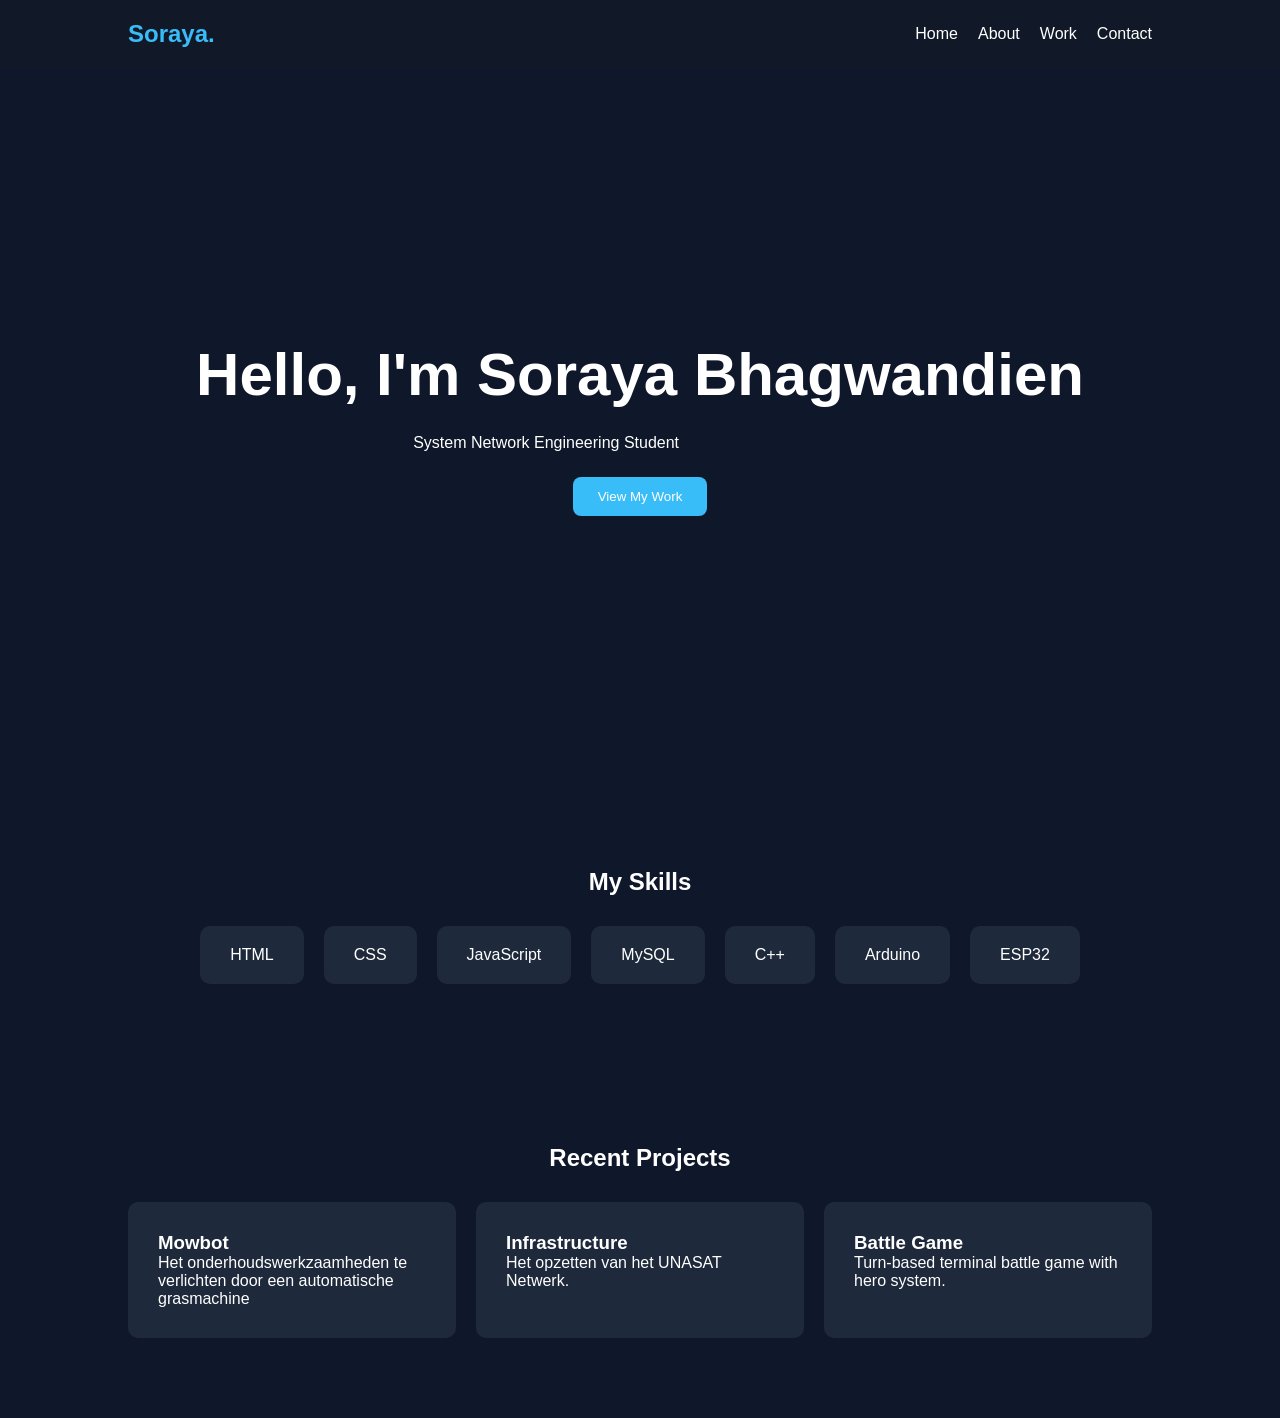
<file: index.html>
<!DOCTYPE html>
<!-- test -->
<html lang="en">
<head>
    <meta charset="UTF-8">
    <meta name="viewport" content="width=device-width, initial-scale=1.0">
    <title>Soraya Bhagwandien Portfolio</title>

    <link rel="stylesheet" href="./css/main.css">
</head>
<body>

    <!-- NAVBAR -->
    <nav class="navbar">
        <h2 class="logo">Soraya.</h2>

        <ul class="nav-links">
            <li><a href="./index.html">Home</a></li>
            <li><a href="./about.html">About</a></li>
            <li><a href="./work.html">Work</a></li>
            <li><a href="./contact.html">Contact</a></li>
        </ul>
    </nav>

    <!-- HERO SECTION -->
    <section class="hero">

        <div class="hero-text">
            <h1>Hello, I'm Soraya Bhagwandien </h1>

            <p>
                System Network Engineering Student 
            </p>

          <a href="./work.html">
    <button>View My Work</button>
</a>
        </div>

    </section>

    <!-- SKILLS -->
    <section class="skills">

        <h2>My Skills</h2>

        <div class="skill-container">

            <div class="skill-card">HTML</div>
            <div class="skill-card">CSS</div>
            <div class="skill-card">JavaScript</div>
            <div class="skill-card">MySQL</div>
            <div class="skill-card">C++</div>
            <div class="skill-card">Arduino</div>
            <div class="skill-card">ESP32</div>

        </div>

    </section>

    <!-- PROJECTS -->
    <section class="projects">

        <h2>Recent Projects</h2>

        <div class="project-container">

            <div class="project-card">
                <h3>Mowbot</h3>

                <p>
                    Het onderhoudswerkzaamheden te verlichten door een automatische grasmachine 
                </p>
            </div>

            <div class="project-card">
                <h3>Infrastructure</h3>

                <p>
                    Het opzetten van het UNASAT Netwerk.
                </p>
            </div>



            <div class="project-card">
                <h3>Battle Game</h3>

                <p>
                    Turn-based terminal battle game with hero system.
                </p>
            </div>

        </div>

    </section>

    <script src="./js/main.js"></script>

</body>
</html>
</file>
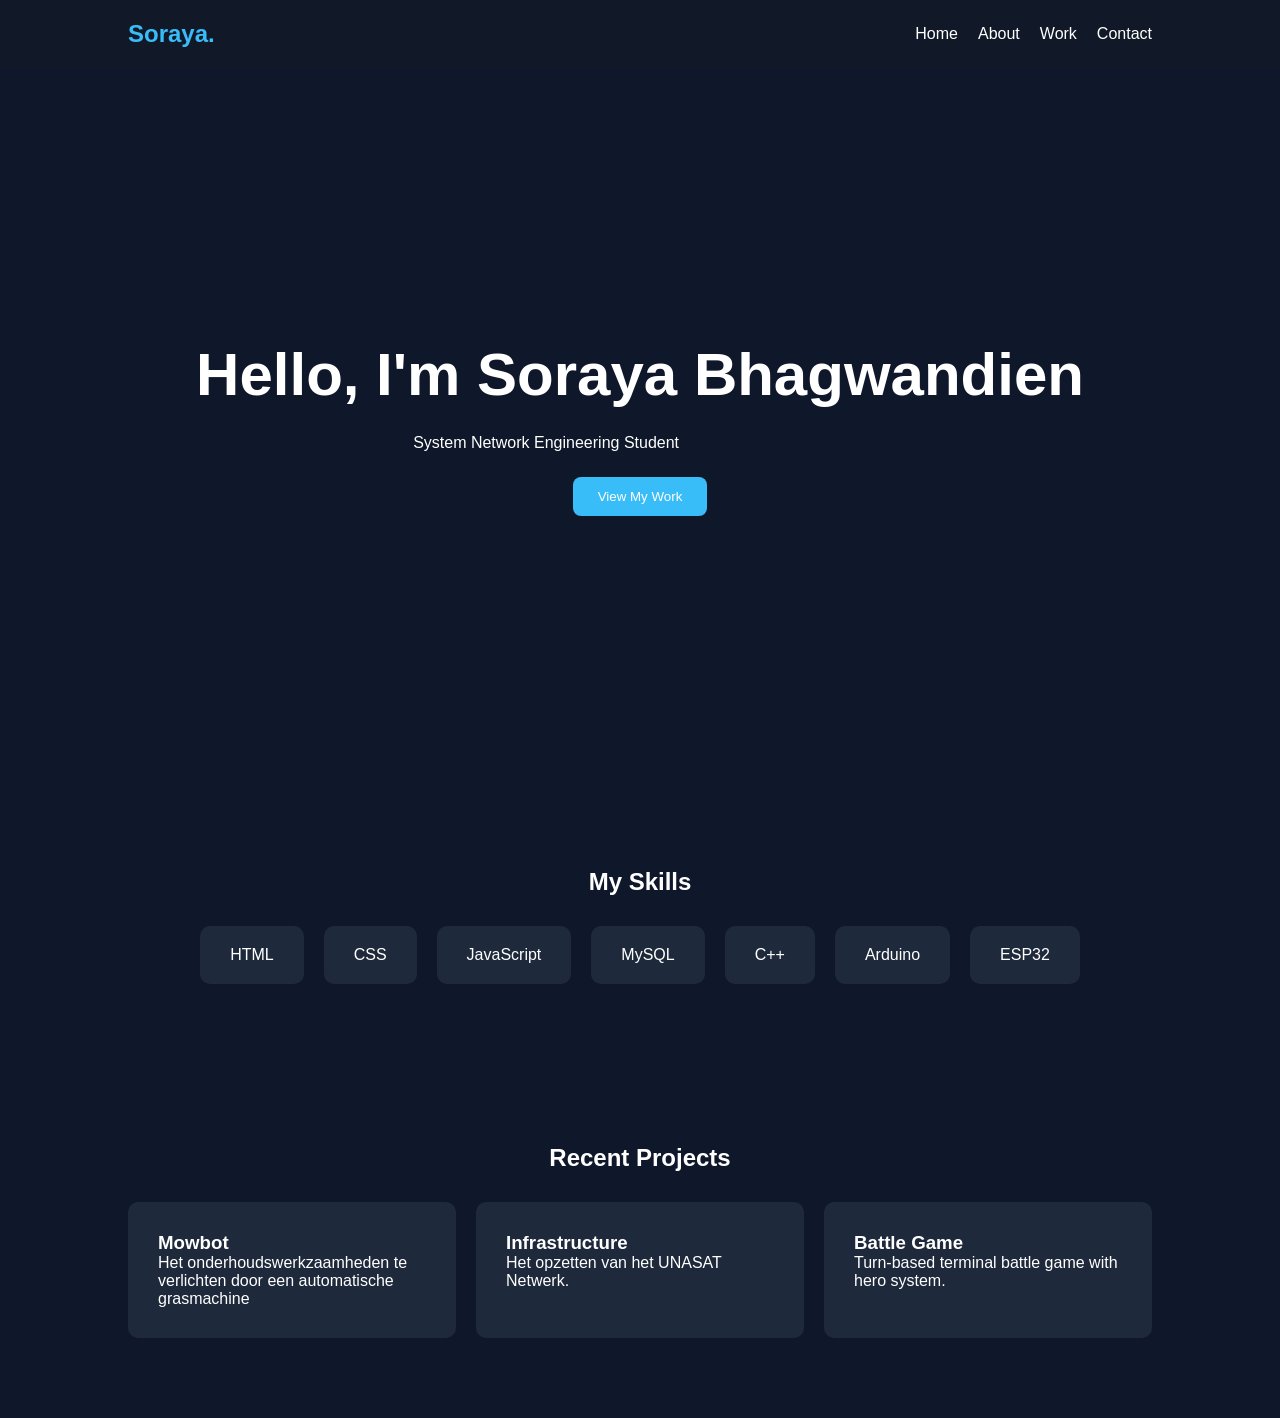
<file: portfolio-main/index.html>
<!DOCTYPE html>
<!-- test -->
<html lang="en">
<head>
    <meta charset="UTF-8">
    <meta name="viewport" content="width=device-width, initial-scale=1.0">
    <title>Soraya Bhagwandien Portfolio</title>

    <link rel="stylesheet" href="./css/main.css">
    
</head>
<body>

    <!-- NAVBAR -->
    <nav class="navbar">
        <h2 class="logo">Soraya.</h2>

        <ul class="nav-links">
            <li><a href="./index.html">Home</a></li>
            <li><a href="./about.html">About</a></li>
            <li><a href="./work.html">Work</a></li>
            <li><a href="./contact.html">Contact</a></li>
        </ul>
    </nav>

    <!-- HERO SECTION -->
    <section class="hero">

        <div class="hero-text">
            <h1>Hello, I'm Soraya Bhagwandien </h1>

            <p>
                System Network Engineering Student 
            </p>

          <a href="./work.html">
    <button>View My Work</button>
</a>
        </div>

    </section>

    <!-- SKILLS -->
    <section class="skills">

        <h2>My Skills</h2>

        <div class="skill-container">

            <div class="skill-card">HTML</div>
            <div class="skill-card">CSS</div>
            <div class="skill-card">JavaScript</div>
            <div class="skill-card">MySQL</div>
            <div class="skill-card">C++</div>
            <div class="skill-card">Arduino</div>
            <div class="skill-card">ESP32</div>

        </div>

    </section>

    <!-- PROJECTS -->
    <section class="projects">

        <h2>Recent Projects</h2>

        <div class="project-container">

            <div class="project-card">
                <h3>Mowbot</h3>

                <p>
                    Het onderhoudswerkzaamheden te verlichten door een automatische grasmachine 
                </p>
            </div>

            <div class="project-card">
                <h3>Infrastructure</h3>

                <p>
                    Het opzetten van het UNASAT Netwerk.
                </p>
            </div>



            <div class="project-card">
                <h3>Battle Game</h3>

                <p>
                    Turn-based terminal battle game with hero system.
                </p>
            </div>

        </div>

    </section>

    <script src="./js/main.js"></script>

</body>
</html>
</file>
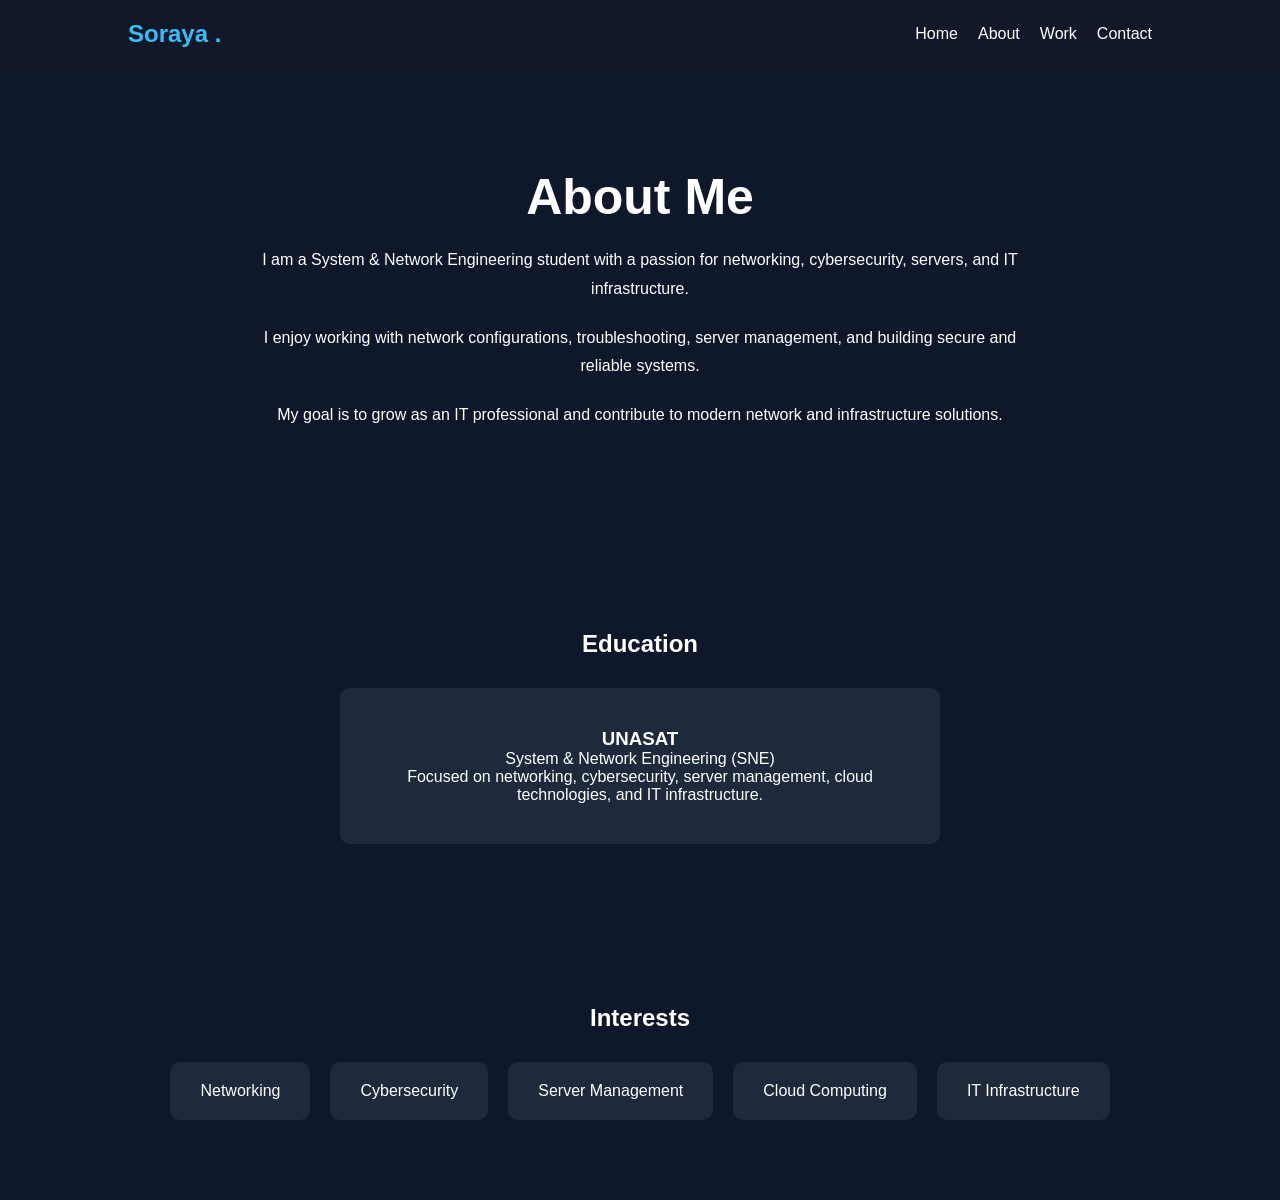
<file: about.html>
<!DOCTYPE html>
<html lang="en">
<head>
    <meta charset="UTF-8">
    <meta name="viewport" content="width=device-width, initial-scale=1.0">
    <title>About Me</title>

    <link rel="stylesheet" href="./css/main.css">
    <link rel="stylesheet" href="./css/about.css">
</head>
<body>

    <!-- NAVBAR -->

    <nav class="navbar">

        <h2 class="logo">Soraya .</h2>

        <ul class="nav-links">
            <li><a href="./index.html">Home</a></li>
            <li><a href="./about.html">About</a></li>
            <li><a href="./work.html">Work</a></li>
            <li><a href="./contact.html">Contact</a></li>
        </ul>

    </nav>

    <!-- ABOUT SECTION -->

    <section class="about">

        <div class="about-container">

            <div class="about-text">

                <h1>About Me</h1>

<p>
    I am a System & Network Engineering student with a passion
    for networking, cybersecurity, servers, and IT infrastructure.
</p>

<p>
    I enjoy working with network configurations, troubleshooting,
    server management, and building secure and reliable systems.
</p>

<p>
    My goal is to grow as an IT professional and contribute
    to modern network and infrastructure solutions.
</p>
            </div>

        </div>

    </section>

    <!-- EDUCATION -->

    <section class="education">

        <h2>Education</h2>

        <div class="education-card">

            <h3>UNASAT</h3>

<p>System & Network Engineering (SNE)</p>

<p>
    Focused on networking, cybersecurity,
    server management, cloud technologies,
    and IT infrastructure.
</p>
        </div>

    </section>

    <!-- INTERESTS -->

    <section class="interests">

        <h2>Interests</h2>

        <div class="interest-container">

            <div class="interest-card">Networking</div>
            <div class="interest-card">Cybersecurity</div>
            <div class="interest-card">Server Management</div>
            <div class="interest-card">Cloud Computing</div>
            <div class="interest-card">IT Infrastructure</div>

        </div>

    </section>

</body>
</html>
</file>
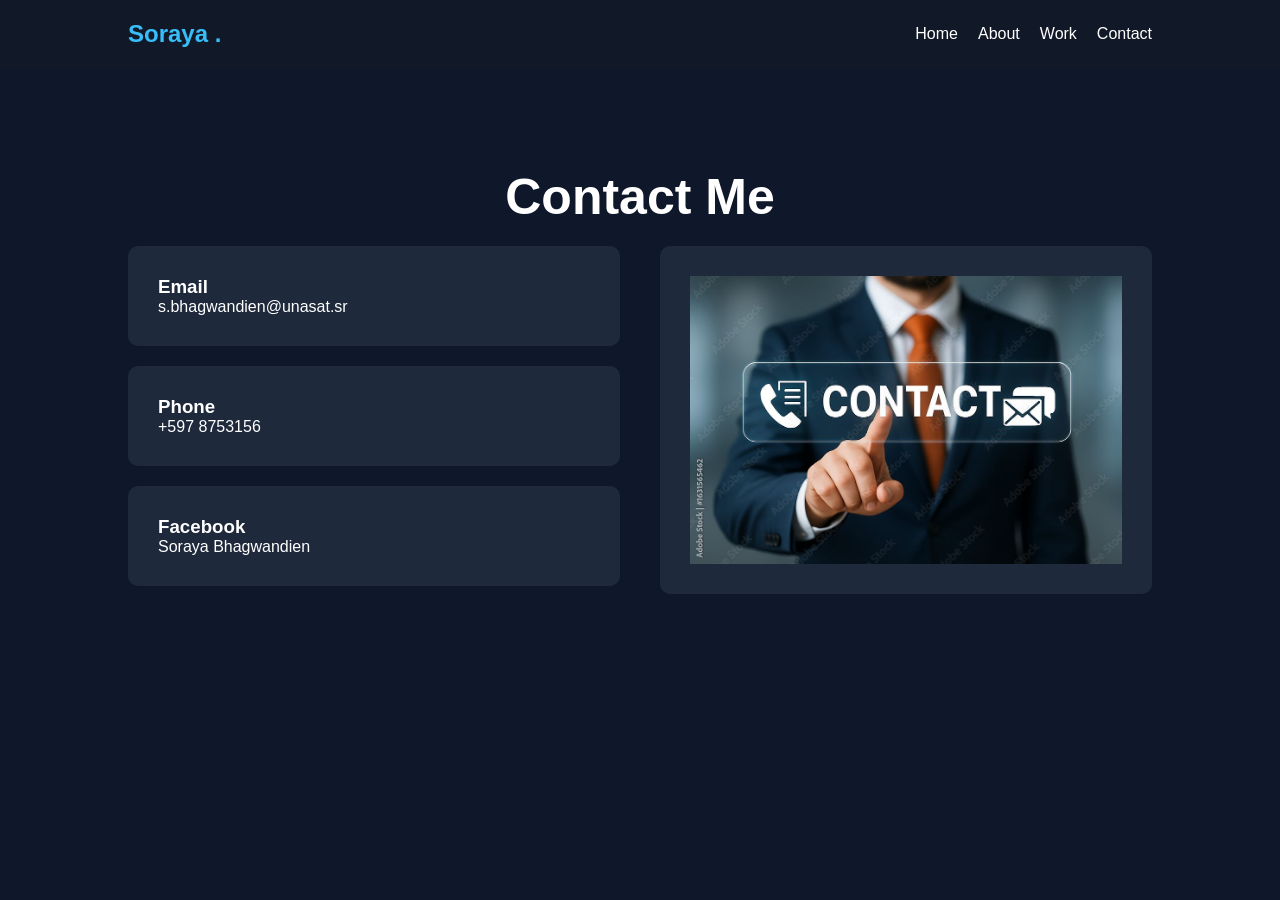
<file: contact.html>
<!DOCTYPE html>
<html lang="en">
<head>
    <meta charset="UTF-8">
    <meta name="viewport" content="width=device-width, initial-scale=1.0">
    <title>Contact</title>

    <link rel="stylesheet" href="./css/main.css">
    <link rel="stylesheet" href="./css/contact.css">
</head>
<body>

    <!-- NAVBAR -->

    <nav class="navbar">

        <h2 class="logo">Soraya .</h2>

        <ul class="nav-links">
            <li><a href="./index.html">Home</a></li>
            <li><a href="./about.html">About</a></li>
            <li><a href="./work.html">Work</a></li>
            <li><a href="./contact.html">Contact</a></li>
        </ul>

    </nav>

    <!-- CONTACT SECTION -->

    <section class="contact">

        <h1>Contact Me</h1>

        

        <div class="contact-container">

            <!-- CONTACT INFO -->

            <div class="contact-info">

                <div class="info-card">
                    <h3>Email</h3>
                    <p>s.bhagwandien@unasat.sr</p>
                </div>

                <div class="info-card">
                    <h3>Phone</h3>
                    <p>+597 8753156</p>
                </div>

                <div class="info-card">
                    <h3>Facebook</h3>
                    <p>Soraya Bhagwandien</p>
                </div>

            </div>


            <div class="contact-form">
        <img src="./img/contact.jpg" alt="Battle Game">



            </div>

        </div>

    </section>

</body>
</html>
</file>
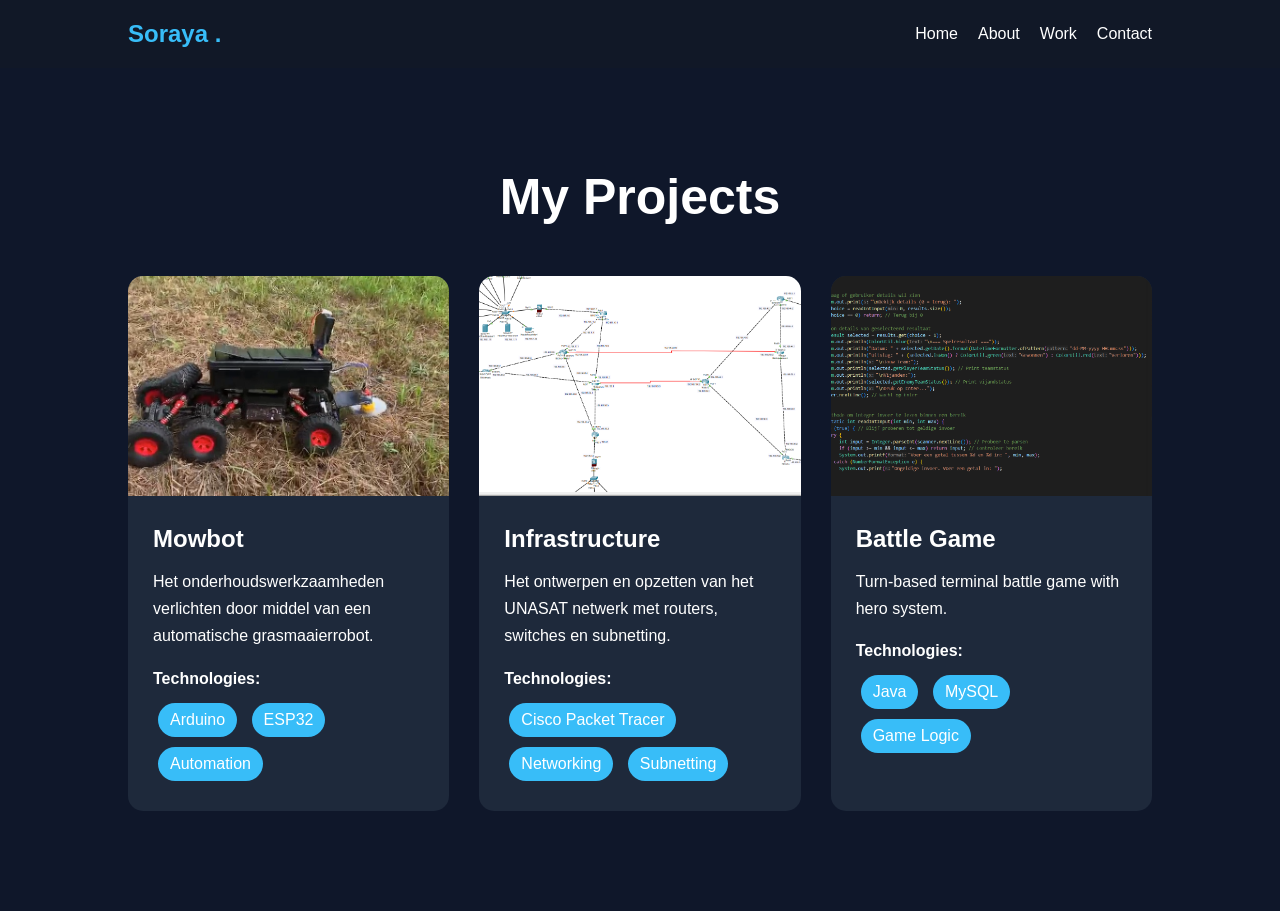
<file: work.html>
<!DOCTYPE html>
<html lang="en">
<head>
    <meta charset="UTF-8">
    <meta name="viewport" content="width=device-width, initial-scale=1.0">
    <title>My Work</title>

    <link rel="stylesheet" href="./css/main.css">
    <link rel="stylesheet" href="./css/work.css">
</head>
<body>

    <!-- NAVBAR -->

    <nav class="navbar">

        <h2 class="logo">Soraya .</h2>

        <ul class="nav-links">
            <li><a href="./index.html">Home</a></li>
            <li><a href="./about.html">About</a></li>
            <li><a href="./work.html">Work</a></li>
            <li><a href="./contact.html">Contact</a></li>
        </ul>

    </nav>

    <!-- WORK SECTION -->

    <section class="work">

        <h1>My Projects</h1>

        <div class="work-container">

<div class="work-container">

    <!-- PROJECT 1 -->

    <div class="work-card">

        <img src="./img/mowbot.png" alt="Mowbot Project">

        <div class="work-content">

            <h2>Mowbot</h2>

            <p>
                Het onderhoudswerkzaamheden verlichten door middel
                van een automatische grasmaaierrobot.
            </p>

            <h4>Technologies:</h4>

            <span>Arduino</span>
            <span>ESP32</span>
            <span>Automation</span>

        </div>

    </div>

    <!-- PROJECT 2 -->

    <div class="work-card">

        <img src="./img/infrastructure.png" alt="Infrastructure Project">

        <div class="work-content">

            <h2>Infrastructure</h2>

            <p>
                Het ontwerpen en opzetten van het UNASAT netwerk
                met routers, switches en subnetting.
            </p>

            <h4>Technologies:</h4>

            <span>Cisco Packet Tracer</span>
            <span>Networking</span>
            <span>Subnetting</span>

        </div>

    </div>

    <!-- PROJECT 3 -->

    <div class="work-card">

        <img src="./img/battle-game.png" alt="Battle Game">

        <div class="work-content">

            <h2>Battle Game</h2>

            <p>
                Turn-based terminal battle game with hero system.
            </p>

            <h4>Technologies:</h4>

            <span>Java</span>
            <span>MySQL</span>
            <span>Game Logic</span>

        </div>

    </div>

</div>

            </div>

        </div>

    </section>

</body>
</html>
</file>
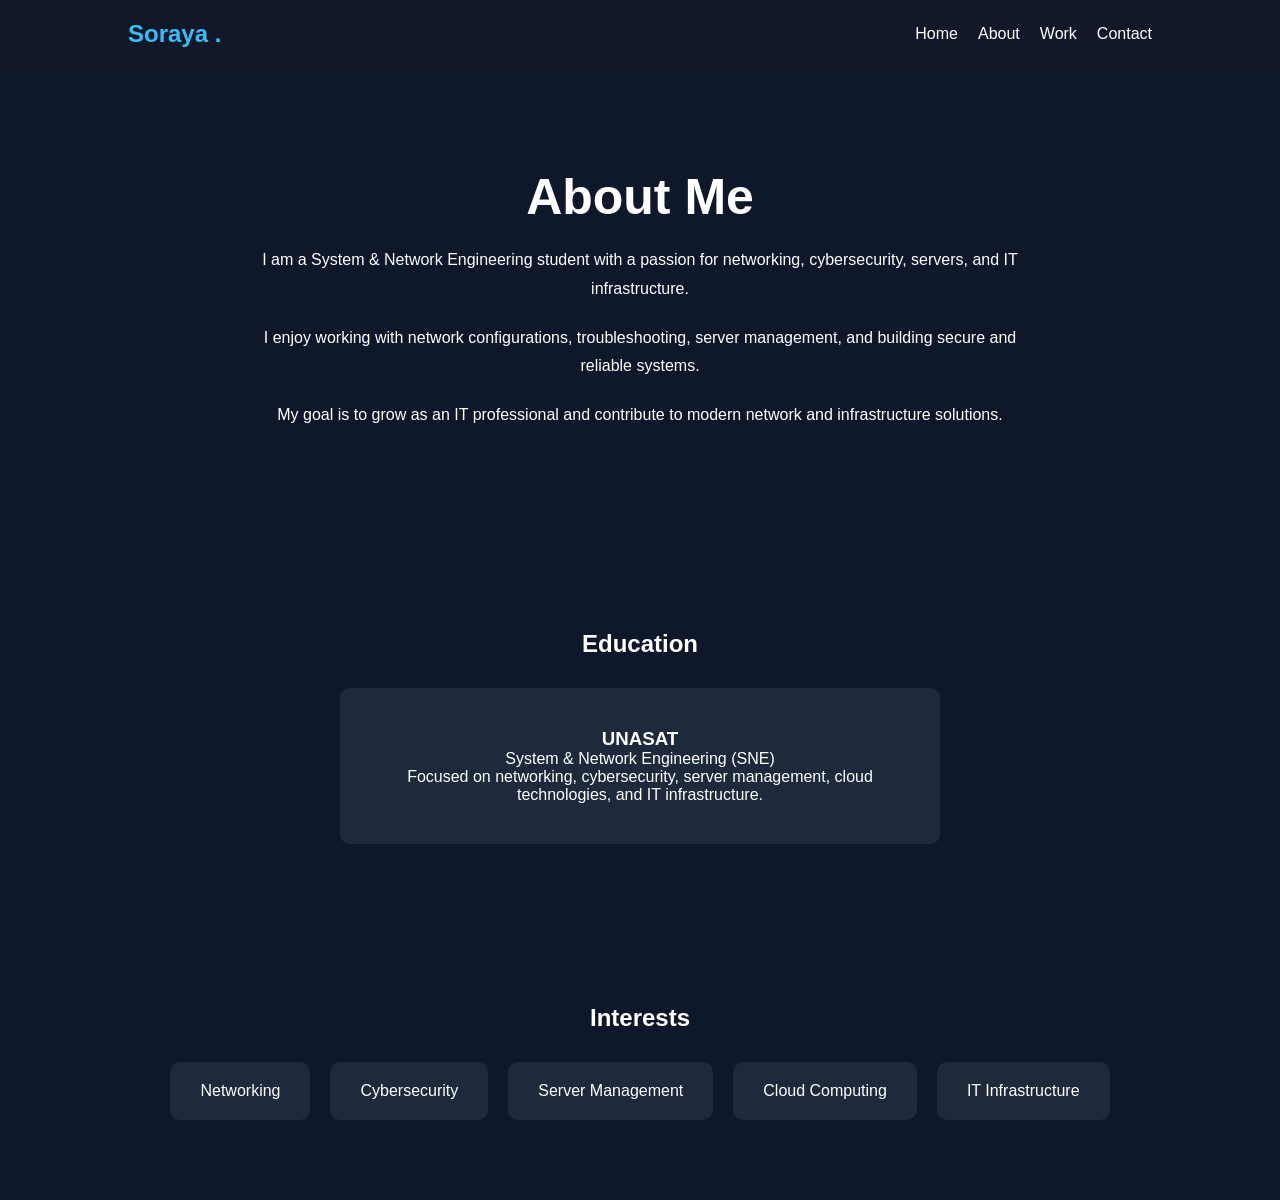
<file: portfolio-main/about.html>
<!DOCTYPE html>
<html lang="en">
<head>
    <meta charset="UTF-8">
    <meta name="viewport" content="width=device-width, initial-scale=1.0">
    <title>About Me</title>

    <link rel="stylesheet" href="./css/main.css">
    <link rel="stylesheet" href="./css/about.css">
</head>
<body>

    <!-- NAVBAR -->

    <nav class="navbar">

        <h2 class="logo">Soraya .</h2>

        <ul class="nav-links">
            <li><a href="./index.html">Home</a></li>
            <li><a href="./about.html">About</a></li>
            <li><a href="./work.html">Work</a></li>
            <li><a href="./contact.html">Contact</a></li>
        </ul>

    </nav>

    <!-- ABOUT SECTION -->

    <section class="about">

        <div class="about-container">

            <div class="about-text">

                <h1>About Me</h1>

<p>
    I am a System & Network Engineering student with a passion
    for networking, cybersecurity, servers, and IT infrastructure.
</p>

<p>
    I enjoy working with network configurations, troubleshooting,
    server management, and building secure and reliable systems.
</p>

<p>
    My goal is to grow as an IT professional and contribute
    to modern network and infrastructure solutions.
</p>
            </div>

        </div>

    </section>

    <!-- EDUCATION -->

    <section class="education">

        <h2>Education</h2>

        <div class="education-card">

            <h3>UNASAT</h3>

<p>System & Network Engineering (SNE)</p>

<p>
    Focused on networking, cybersecurity,
    server management, cloud technologies,
    and IT infrastructure.
</p>
        </div>

    </section>

    <!-- INTERESTS -->

    <section class="interests">

        <h2>Interests</h2>

        <div class="interest-container">

            <div class="interest-card">Networking</div>
            <div class="interest-card">Cybersecurity</div>
            <div class="interest-card">Server Management</div>
            <div class="interest-card">Cloud Computing</div>
            <div class="interest-card">IT Infrastructure</div>

        </div>

    </section>

<script src="js/main.js"></script>

</body>
</html>
</file>
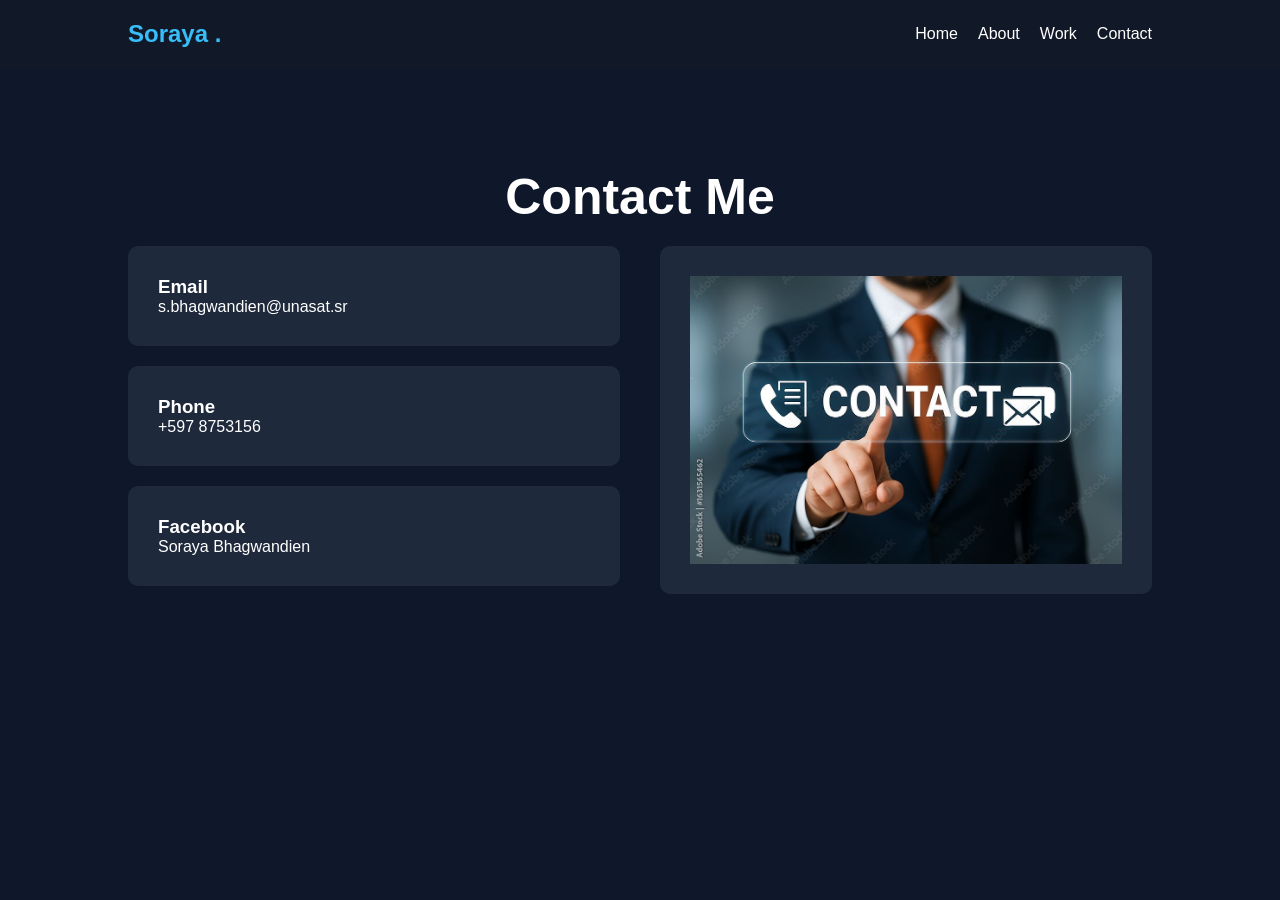
<file: portfolio-main/contact.html>
<!DOCTYPE html>
<html lang="en">
<head>
    <meta charset="UTF-8">
    <meta name="viewport" content="width=device-width, initial-scale=1.0">
    <title>Contact</title>

    <link rel="stylesheet" href="./css/main.css">
    <link rel="stylesheet" href="./css/contact.css">
</head>
<body>

    <!-- NAVBAR -->

    <nav class="navbar">

        <h2 class="logo">Soraya .</h2>

        <ul class="nav-links">
            <li><a href="./index.html">Home</a></li>
            <li><a href="./about.html">About</a></li>
            <li><a href="./work.html">Work</a></li>
            <li><a href="./contact.html">Contact</a></li>
        </ul>

    </nav>

    <!-- CONTACT SECTION -->

    <section class="contact">

        <h1>Contact Me</h1>

        

        <div class="contact-container">

            <!-- CONTACT INFO -->

            <div class="contact-info">

                <div class="info-card">
                    <h3>Email</h3>
                    <p>s.bhagwandien@unasat.sr</p>
                </div>

                <div class="info-card">
                    <h3>Phone</h3>
                    <p>+597 8753156</p>
                </div>

                <div class="info-card">
                    <h3>Facebook</h3>
                    <p>Soraya Bhagwandien</p>
                </div>

            </div>


            <div class="contact-form">
        <img src="/img/contact.jpg" alt="Battle Game">



            </div>

        </div>

    </section>
    <script src="js/main.js"></script>

</body>
</html>
</file>
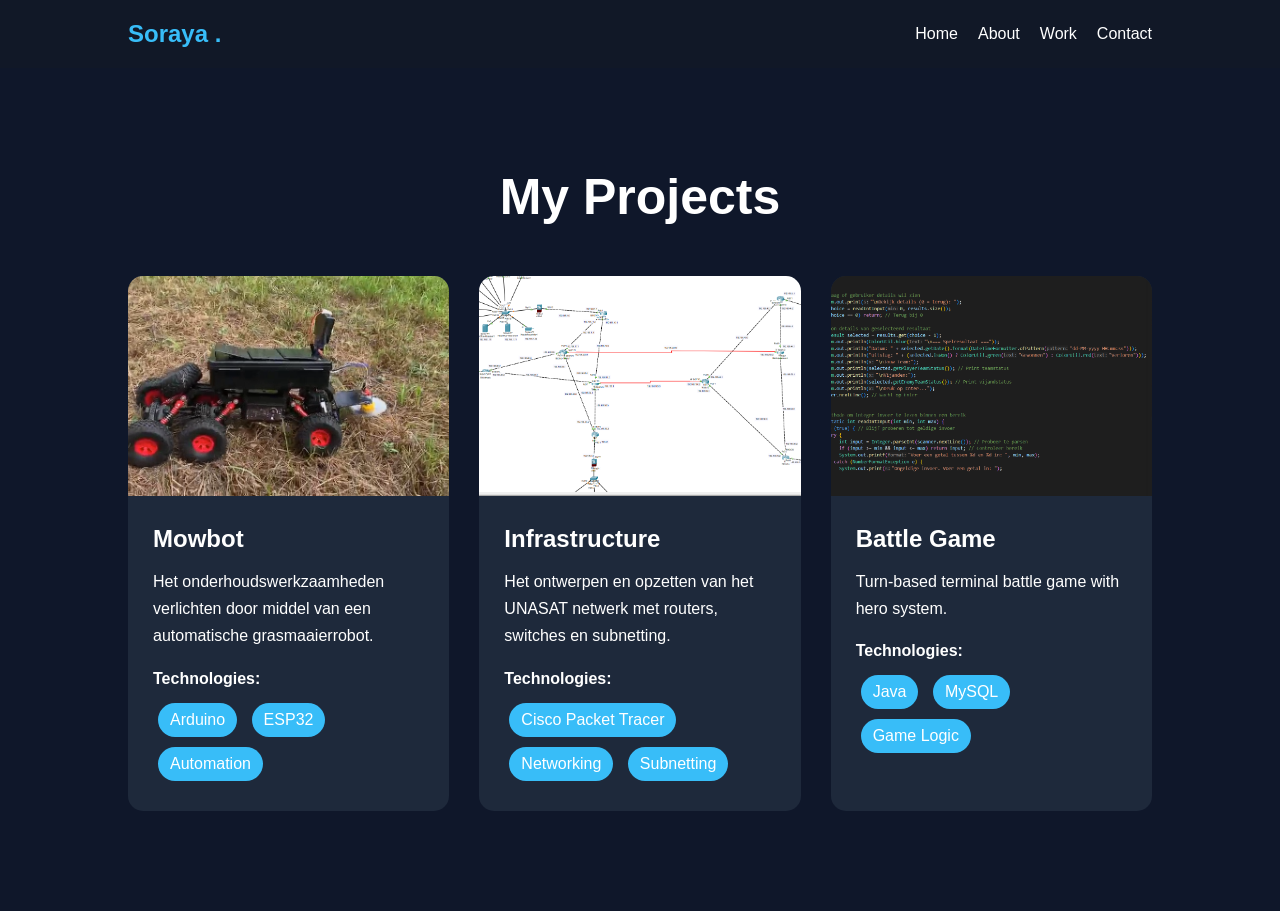
<file: portfolio-main/work.html>
<!DOCTYPE html>
<html lang="en">
<head>
    <meta charset="UTF-8">
    <meta name="viewport" content="width=device-width, initial-scale=1.0">
    <title>My Work</title>

    <link rel="stylesheet" href="./css/main.css">
    <link rel="stylesheet" href="./css/work.css">
</head>
<body>

    <!-- NAVBAR -->

    <nav class="navbar">

        <h2 class="logo">Soraya .</h2>

        <ul class="nav-links">
            <li><a href="./index.html">Home</a></li>
            <li><a href="./about.html">About</a></li>
            <li><a href="./work.html">Work</a></li>
            <li><a href="./contact.html">Contact</a></li>
        </ul>

    </nav>

    <!-- WORK SECTION -->

    <section class="work">

        <h1>My Projects</h1>

        <div class="work-container">

<div class="work-container">

    <!-- PROJECT 1 -->

    <div class="work-card">

        <img src="/img/mowbot.png" alt="Mowbot Project">

        <div class="work-content">

            <h2>Mowbot</h2>

            <p>
                Het onderhoudswerkzaamheden verlichten door middel
                van een automatische grasmaaierrobot.
            </p>

            <h4>Technologies:</h4>

            <span>Arduino</span>
            <span>ESP32</span>
            <span>Automation</span>

        </div>

    </div>

    <!-- PROJECT 2 -->

    <div class="work-card">

        <img src="/img/infrastructure.png" alt="Infrastructure Project">

        <div class="work-content">

            <h2>Infrastructure</h2>

            <p>
                Het ontwerpen en opzetten van het UNASAT netwerk
                met routers, switches en subnetting.
            </p>

            <h4>Technologies:</h4>

            <span>Cisco Packet Tracer</span>
            <span>Networking</span>
            <span>Subnetting</span>

        </div>

    </div>

    <!-- PROJECT 3 -->

    <div class="work-card">

        <img src="/img/battle-game.png" alt="Battle Game">

        <div class="work-content">

            <h2>Battle Game</h2>

            <p>
                Turn-based terminal battle game with hero system.
            </p>

            <h4>Technologies:</h4>

            <span>Java</span>
            <span>MySQL</span>
            <span>Game Logic</span>

        </div>

    </div>

</div>

            </div>

        </div>

    </section>

<script src="js/main.js"></script>

</body>
</html>
</file>
<file: css/main.css>
*{
    margin: 0;
    padding: 0;
    box-sizing: border-box;
}

body{
    font-family: Arial, Helvetica, sans-serif;
    background: #0f172a;
    color: white;
}

/* NAVBAR */

.navbar{
    display: flex;
    justify-content: space-between;
    align-items: center;

    padding: 20px 10%;

    background: #111827;
}

.logo{
    color: #38bdf8;
}

.nav-links{
    display: flex;
    list-style: none;
    gap: 20px;
}

.nav-links a{
    color: white;
    text-decoration: none;
    transition: 0.3s;
}

.nav-links a:hover{
    color: #38bdf8;
}

/* HERO */

.hero{
    height: 80vh;

    display: flex;
    align-items: center;
    justify-content: center;

    text-align: center;

    padding: 20px;
}

.hero-text h1{
    font-size: 60px;
    margin-bottom: 20px;
}

.hero-text p{
    max-width: 700px;
    line-height: 1.8;
    margin-bottom: 20px;
}

.hero button{
    padding: 12px 25px;

    border: none;
    background: #38bdf8;
    color: white;

    border-radius: 8px;
    cursor: pointer;

    transition: 0.3s;
}

.hero button:hover{
    background: #0284c7;
}

/* SKILLS */

.skills{
    padding: 80px 10%;
}

.skills h2{
    margin-bottom: 30px;
    text-align: center;
}

.skill-container{
    display: flex;
    flex-wrap: wrap;
    gap: 20px;
    justify-content: center;
}

.skill-card{
    background: #1e293b;

    padding: 20px 30px;

    border-radius: 10px;

    transition: 0.3s;
}

.skill-card:hover{
    transform: translateY(-5px);
}

/* PROJECTS */

.projects{
    padding: 80px 10%;
}

.projects h2{
    text-align: center;
    margin-bottom: 30px;
}

.project-container{
    display: grid;

    grid-template-columns: repeat(auto-fit, minmax(250px,1fr));

    gap: 20px;
}

.project-card{
    background: #1e293b;

    padding: 30px;

    border-radius: 10px;

    transition: 0.3s;
}

.project-card:hover{
    transform: scale(1.03);
}

/* RESPONSIVE */

@media(max-width:768px){

    .navbar{
        flex-direction: column;
        gap: 20px;
    }

    .hero-text h1{
        font-size: 40px;
    }

}
</file>
<file: portfolio-main/css/main.css>
*{
    margin: 0;
    padding: 0;
    box-sizing: border-box;
}

body{
    font-family: Arial, Helvetica, sans-serif;
    background: #0f172a;
    color: white;
}

/* NAVBAR */

.navbar{
    display: flex;
    justify-content: space-between;
    align-items: center;

    padding: 20px 10%;

    background: #111827;
}

.logo{
    color: #38bdf8;
}

.nav-links{
    display: flex;
    list-style: none;
    gap: 20px;
}

.nav-links a{
    color: white;
    text-decoration: none;
    transition: 0.3s;
}

.nav-links a:hover{
    color: #38bdf8;
}

/* HERO */

.hero{
    height: 80vh;

    display: flex;
    align-items: center;
    justify-content: center;

    text-align: center;

    padding: 20px;
}

.hero-text h1{
    font-size: 60px;
    margin-bottom: 20px;
}

.hero-text p{
    max-width: 700px;
    line-height: 1.8;
    margin-bottom: 20px;
}

.hero button{
    padding: 12px 25px;

    border: none;
    background: #38bdf8;
    color: white;

    border-radius: 8px;
    cursor: pointer;

    transition: 0.3s;
}

.hero button:hover{
    background: #0284c7;
}

/* SKILLS */

.skills{
    padding: 80px 10%;
}

.skills h2{
    margin-bottom: 30px;
    text-align: center;
}

.skill-container{
    display: flex;
    flex-wrap: wrap;
    gap: 20px;
    justify-content: center;
}

.skill-card{
    background: #1e293b;

    padding: 20px 30px;

    border-radius: 10px;

    transition: 0.3s;
}

.skill-card:hover{
    transform: translateY(-5px);
}

/* PROJECTS */

.projects{
    padding: 80px 10%;
}

.projects h2{
    text-align: center;
    margin-bottom: 30px;
}

.project-container{
    display: grid;

    grid-template-columns: repeat(auto-fit, minmax(250px,1fr));

    gap: 20px;
}

.project-card{
    background: #1e293b;

    padding: 30px;

    border-radius: 10px;

    transition: 0.3s;
}

.project-card:hover{
    transform: scale(1.03);
}

/* RESPONSIVE */

@media(max-width:768px){

    .navbar{
        flex-direction: column;
        gap: 20px;
    }

    .hero-text h1{
        font-size: 40px;
    }

}
</file>
<file: css/about.css>
.about{
    padding: 100px 10%;
}

.about-container{
    display: flex;
    justify-content: center;
    align-items: center;
}

.about-text{
    max-width: 800px;
    text-align: center;
}

.about-text h1{
    font-size: 50px;
    margin-bottom: 20px;
}

.about-text p{
    line-height: 1.8;
    margin-bottom: 20px;
}

/* EDUCATION */

.education{
    padding: 80px 10%;
    text-align: center;
}

.education h2{
    margin-bottom: 30px;
}

.education-card{
    background: #1e293b;

    padding: 40px;

    border-radius: 10px;

    max-width: 600px;

    margin: auto;
}

/* INTERESTS */

.interests{
    padding: 80px 10%;
}

.interests h2{
    text-align: center;
    margin-bottom: 30px;
}

.interest-container{
    display: flex;
    flex-wrap: wrap;
    gap: 20px;
    justify-content: center;
}

.interest-card{
    background: #1e293b;

    padding: 20px 30px;

    border-radius: 10px;

    transition: 0.3s;
}

.interest-card:hover{
    transform: translateY(-5px);
}
</file>
<file: css/contact.css>
.contact{
    padding: 100px 10%;
}

.contact h1{
    text-align: center;
    font-size: 50px;
    margin-bottom: 20px;
}

.contact-text{
    text-align: center;
    margin-bottom: 50px;
}

.contact-container{
    display: grid;

    grid-template-columns: repeat(auto-fit, minmax(300px,1fr));

    gap: 40px;
}

/* CONTACT INFO */

.contact-info{
    display: flex;
    flex-direction: column;
    gap: 20px;
}

.info-card{
    background: #1e293b;

    padding: 30px;

    border-radius: 10px;
}

/* FORM */

.contact-form{
    background: #1e293b;

    padding: 30px;

    border-radius: 10px;

    display: flex;
    flex-direction: column;

    gap: 20px;
}

.contact-form input,
.contact-form textarea{
    padding: 15px;

    border: none;

    border-radius: 8px;

    outline: none;
}

.contact-form textarea{
    height: 150px;
    resize: none;
}

.contact-form button{
    padding: 15px;

    border: none;

    background: #38bdf8;

    color: white;

    border-radius: 8px;

    cursor: pointer;

    transition: 0.3s;
}

.contact-form button:hover{
    background: #0284c7;
}
</file>
<file: css/work.css>
.work{
    padding: 100px 10%;
}

.work h1{
    text-align: center;
    margin-bottom: 50px;
    font-size: 50px;
}

.work-container{
    display: grid;

    grid-template-columns: repeat(auto-fit, minmax(300px,1fr));

    gap: 30px;
}

.work-card{
    background: #1e293b;

    border-radius: 15px;

    overflow: hidden;

    transition: 0.3s;
}

.work-card:hover{
    transform: translateY(-10px);
}

.work-card img{
    width: 100%;
    height: 220px;
    object-fit: cover;
}

.work-content{
    padding: 25px;
}

.work-content h2{
    margin-bottom: 15px;
}

.work-content p{
    line-height: 1.7;
    margin-bottom: 20px;
}

.work-content h4{
    margin-bottom: 10px;
}

.work-content span{
    display: inline-block;

    background: #38bdf8;

    padding: 8px 12px;

    border-radius: 20px;

    margin: 5px;
}
</file>
<file: portfolio-main/css/about.css>
.about{
    padding: 100px 10%;
}

.about-container{
    display: flex;
    justify-content: center;
    align-items: center;
}

.about-text{
    max-width: 800px;
    text-align: center;
}

.about-text h1{
    font-size: 50px;
    margin-bottom: 20px;
}

.about-text p{
    line-height: 1.8;
    margin-bottom: 20px;
}

/* EDUCATION */

.education{
    padding: 80px 10%;
    text-align: center;
}

.education h2{
    margin-bottom: 30px;
}

.education-card{
    background: #1e293b;

    padding: 40px;

    border-radius: 10px;

    max-width: 600px;

    margin: auto;
}

/* INTERESTS */

.interests{
    padding: 80px 10%;
}

.interests h2{
    text-align: center;
    margin-bottom: 30px;
}

.interest-container{
    display: flex;
    flex-wrap: wrap;
    gap: 20px;
    justify-content: center;
}

.interest-card{
    background: #1e293b;

    padding: 20px 30px;

    border-radius: 10px;

    transition: 0.3s;
}

.interest-card:hover{
    transform: translateY(-5px);
}
</file>
<file: portfolio-main/css/contact.css>
.contact{
    padding: 100px 10%;
}

.contact h1{
    text-align: center;
    font-size: 50px;
    margin-bottom: 20px;
}

.contact-text{
    text-align: center;
    margin-bottom: 50px;
}

.contact-container{
    display: grid;

    grid-template-columns: repeat(auto-fit, minmax(300px,1fr));

    gap: 40px;
}

/* CONTACT INFO */

.contact-info{
    display: flex;
    flex-direction: column;
    gap: 20px;
}

.info-card{
    background: #1e293b;

    padding: 30px;

    border-radius: 10px;
}

/* FORM */

.contact-form{
    background: #1e293b;

    padding: 30px;

    border-radius: 10px;

    display: flex;
    flex-direction: column;

    gap: 20px;
}

.contact-form input,
.contact-form textarea{
    padding: 15px;

    border: none;

    border-radius: 8px;

    outline: none;
}

.contact-form textarea{
    height: 150px;
    resize: none;
}

.contact-form button{
    padding: 15px;

    border: none;

    background: #38bdf8;

    color: white;

    border-radius: 8px;

    cursor: pointer;

    transition: 0.3s;
}

.contact-form button:hover{
    background: #0284c7;
}
</file>
<file: portfolio-main/css/work.css>
.work{
    padding: 100px 10%;
}

.work h1{
    text-align: center;
    margin-bottom: 50px;
    font-size: 50px;
}

.work-container{
    display: grid;

    grid-template-columns: repeat(auto-fit, minmax(300px,1fr));

    gap: 30px;
}

.work-card{
    background: #1e293b;

    border-radius: 15px;

    overflow: hidden;

    transition: 0.3s;
}

.work-card:hover{
    transform: translateY(-10px);
}

.work-card img{
    width: 100%;
    height: 220px;
    object-fit: cover;
}

.work-content{
    padding: 25px;
}

.work-content h2{
    margin-bottom: 15px;
}

.work-content p{
    line-height: 1.7;
    margin-bottom: 20px;
}

.work-content h4{
    margin-bottom: 10px;
}

.work-content span{
    display: inline-block;

    background: #38bdf8;

    padding: 8px 12px;

    border-radius: 20px;

    margin: 5px;
}
</file>
